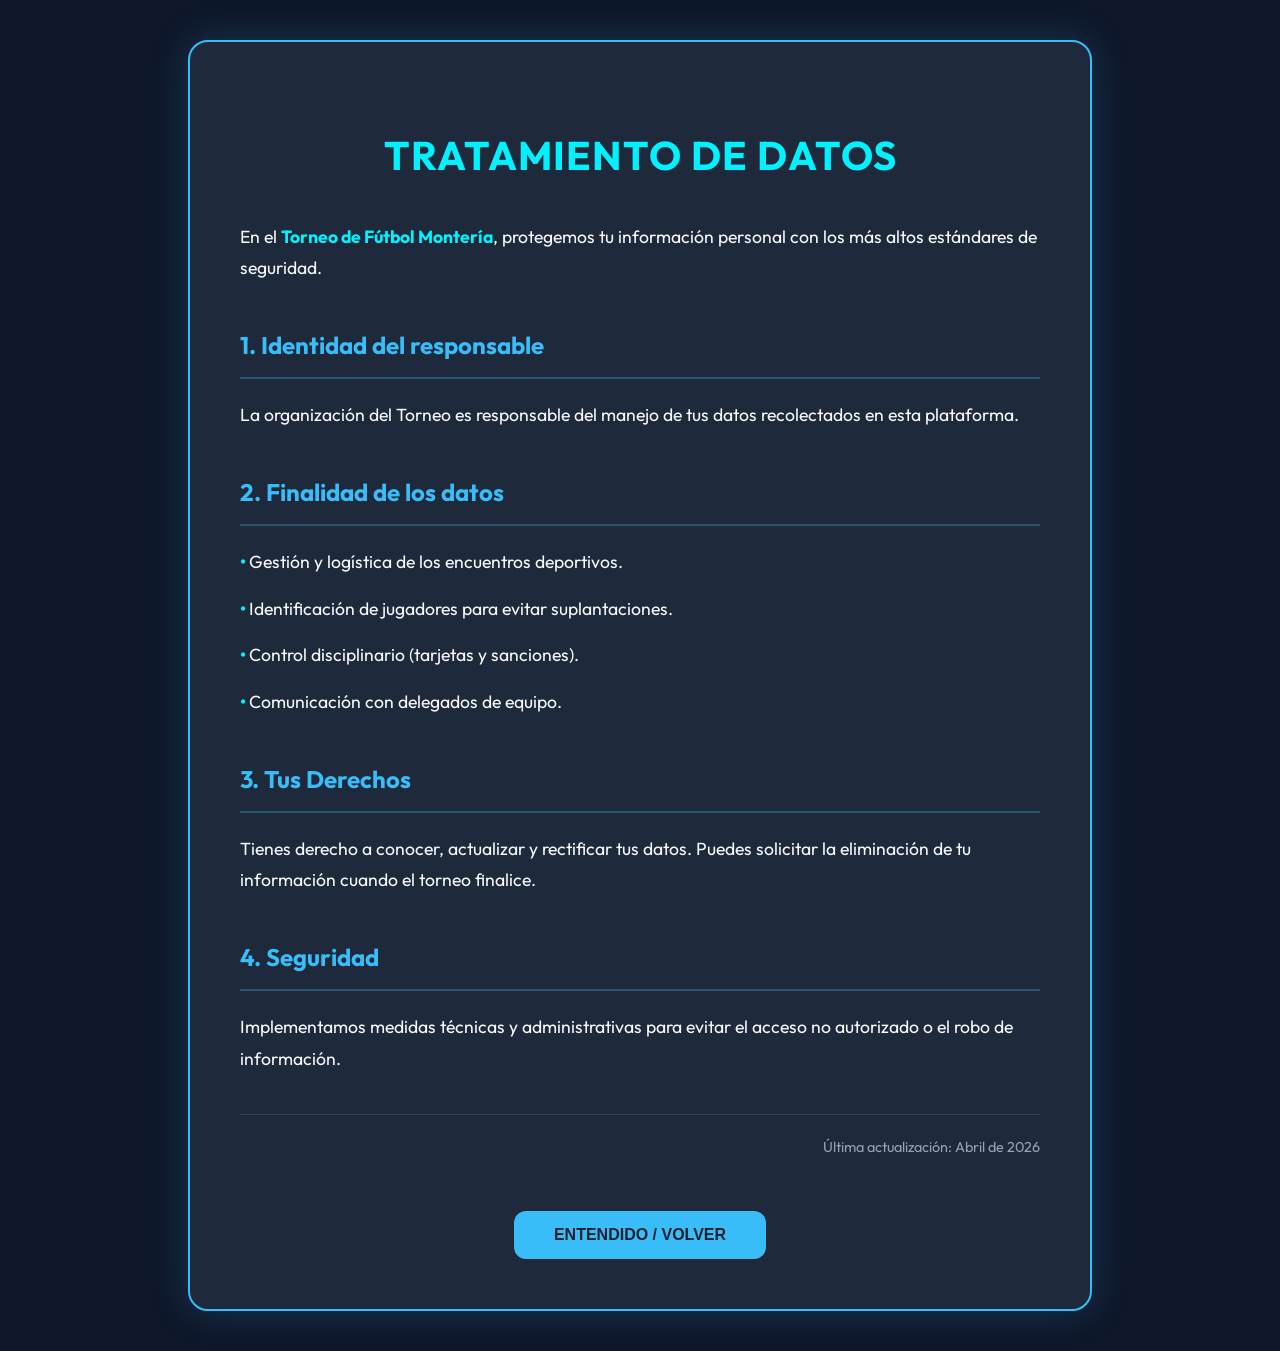
<file: privacidad.html>
<!DOCTYPE html>
<html lang="es">

<head>
  <meta charset="UTF-8" />
  <meta name="viewport" content="width=device-width, initial-scale=1.0" />
  <title>Tratamiento de Datos – Torneo de Fútbol Montería</title>
  <meta name="description" content="Términos y condiciones sobre el tratamiento de datos." />
  <link rel="stylesheet" href="css/privacy.css" />
</head>

<body class="privacy-body frame-bust-pending" id="antiClickjackBody">
  <script src="js/frame-bust.js"></script>
  <div class="privacy-container">
    <h1>Tratamiento de Datos</h1>
    
    <p>En el <strong>Torneo de Fútbol Montería</strong>, protegemos tu información personal con los más altos estándares de seguridad.</p>

    <h2>1. Identidad del responsable</h2>
    <p>La organización del Torneo es responsable del manejo de tus datos recolectados en esta plataforma.</p>

    <h2>2. Finalidad de los datos</h2>
    <ul>
      <li>Gestión y logística de los encuentros deportivos.</li>
      <li>Identificación de jugadores para evitar suplantaciones.</li>
      <li>Control disciplinario (tarjetas y sanciones).</li>
      <li>Comunicación con delegados de equipo.</li>
    </ul>

    <h2>3. Tus Derechos</h2>
    <p>Tienes derecho a conocer, actualizar y rectificar tus datos. Puedes solicitar la eliminación de tu información cuando el torneo finalice.</p>

    <h2>4. Seguridad</h2>
    <p>Implementamos medidas técnicas y administrativas para evitar el acceso no autorizado o el robo de información.</p>

    <div class="last-updated">Última actualización: Abril de 2026</div>

    <div class="back-btn-container">
      <button type="button" class="btn-back">ENTENDIDO / VOLVER</button>
    </div>
  </div>

  <script src="js/privacy.js"></script>
</body>
</html>
</file>
<file: css/privacy.css>
/* privacy.css — Estilos específicos para la página de privacidad (Tratamiento de Datos) */
@import url('https://fonts.googleapis.com/css2?family=Outfit:wght@300;400;600;700&display=swap');

body.privacy-body {
  background: #0f172a !important; 
  color: #ffffff !important;
  font-family: 'Outfit', sans-serif !important;
  margin: 0 !important;
  padding: 40px 20px !important;
  display: flex !important;
  justify-content: center !important;
  align-items: center !important;
  min-height: 100vh !important;
}

.privacy-container {
  max-width: 800px !important;
  background: #1e293b !important;
  color: #ffffff !important;
  padding: 50px !important;
  border-radius: 20px !important;
  border: 2px solid #38bdf8 !important;
  box-shadow: 0 0 40px rgba(56, 189, 248, 0.2) !important;
  line-height: 1.8 !important;
}

.privacy-container h1 {
  color: #00f2ff !important;
  font-size: 2.5rem !important;
  text-align: center !important;
  margin-bottom: 30px !important;
  text-transform: uppercase !important;
  letter-spacing: 1px !important;
}

.privacy-container h2 {
  color: #38bdf8 !important;
  font-size: 1.5rem !important;
  margin-top: 40px !important;
  border-bottom: 2px solid rgba(56, 189, 248, 0.3) !important;
  padding-bottom: 10px !important;
}

.privacy-container p, 
.privacy-container li {
  color: #f8fafc !important;
  font-size: 1.1rem !important;
  margin-bottom: 15px !important;
}

.privacy-container strong {
  color: #00f2ff !important;
  font-weight: 700 !important;
}

.privacy-container ul {
  list-style: none !important;
  padding-left: 0 !important;
}

.privacy-container li::before {
  content: "• " !important;
  color: #00f2ff !important;
  font-weight: bold !important;
}

.back-btn-container {
  margin-top: 50px !important;
  text-align: center !important;
}

.btn-back {
  background: #38bdf8 !important;
  color: #1a1f2e !important;
  padding: 15px 40px !important;
  border: none !important;
  border-radius: 12px !important;
  font-weight: 800 !important;
  font-size: 1rem !important;
  cursor: pointer !important;
  transition: all 0.2s !important;
}

.btn-back:hover {
  transform: scale(1.05) !important;
  background: #ffffff !important;
}

.last-updated {
  text-align: right !important;
  color: #94a3b8 !important;
  font-size: 0.9rem !important;
  margin-top: 40px !important;
  border-top: 1px solid rgba(255,255,255,0.1) !important;
  padding-top: 20px !important;
}

body.privacy-body.frame-bust-pending {
  display: none !important;
}
</file>
